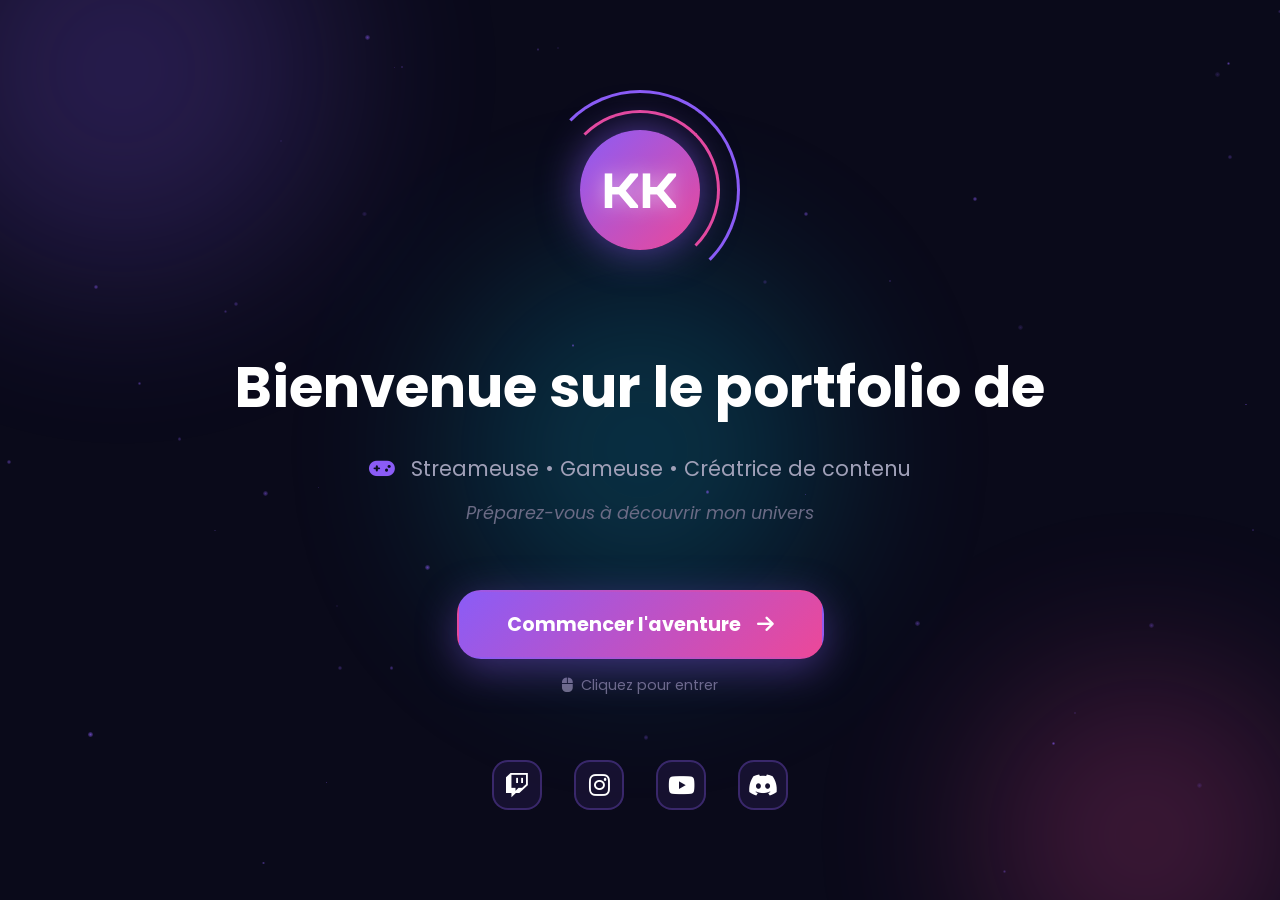
<file: index.html>
<!DOCTYPE html>
<html lang="fr">
<head>
    <meta charset="UTF-8">
    <meta name="viewport" content="width=device-width, initial-scale=1.0">
    <meta name="description" content="Portfolio de kkhuete - Entrez dans l'univers d'une streameuse passionnée">
    <title>Bienvenue | Portfolio de kkhuete</title>
    
    <!-- Font Awesome pour les icônes -->
    <link rel="stylesheet" href="https://cdnjs.cloudflare.com/ajax/libs/font-awesome/6.5.1/css/all.min.css">
    
    <!-- Google Fonts -->
    <link rel="preconnect" href="https://fonts.googleapis.com">
    <link rel="preconnect" href="https://fonts.gstatic.com" crossorigin>
    <link href="https://fonts.googleapis.com/css2?family=Poppins:wght@300;400;600;700;900&family=Orbitron:wght@400;700;900&display=swap" rel="stylesheet">
    
    <link rel="stylesheet" href="styles.css">
    <script src="index.js" defer></script>
</head>
<body>
    <!-- Particles Background -->
    <div class="particles-container" id="particles"></div>
    
    <!-- Animated Background Gradient -->
    <div class="animated-bg">
        <div class="gradient-circle circle-1"></div>
        <div class="gradient-circle circle-2"></div>
        <div class="gradient-circle circle-3"></div>
    </div>
    
    <!-- Main Content -->
    <main class="welcome-container">
        <div class="welcome-content">
            <!-- Logo Animation -->
            <div class="logo-container">
                <div class="logo-ring"></div>
                <div class="logo-ring ring-2"></div>
                <div class="logo-center">
                    <span class="logo-text">KK</span>
                </div>
            </div>
            
            <!-- Welcome Text -->
            <div class="text-container">
                <h1 class="welcome-title">
                    Bienvenue sur le portfolio de
                    <span class="highlight-name">kkhuete</span>
                </h1>
                <p class="welcome-subtitle">
                    <i class="fas fa-gamepad"></i>
                    Streameuse • Gameuse • Créatrice de contenu
                </p>
                <p class="welcome-description">
                    Préparez-vous à découvrir mon univers
                </p>
            </div>
            
            <!-- Start Button -->
            <div class="button-container">
                <a href="main.html" class="start-button">
                    <span class="button-text">Commencer l'aventure</span>
                    <span class="button-icon">
                        <i class="fas fa-arrow-right"></i>
                    </span>
                    <span class="button-glow"></span>
                </a>
                <p class="button-hint">
                    <i class="fas fa-mouse"></i>
                    Cliquez pour entrer
                </p>
            </div>
            
            <!-- Social Links Preview -->
            <div class="social-preview">
                <a href="https://www.twitch.tv/kkhuetei" target="_blank" class="social-icon" aria-label="Twitch">
                    <i class="fab fa-twitch"></i>
                </a>
                <a href="https://www.instagram.com/kkhuetei" target="_blank" class="social-icon" aria-label="Instagram">
                    <i class="fab fa-instagram"></i>
                </a>
                <a href="https://www.youtube.com/@kkhuetei" target="_blank" class="social-icon" aria-label="YouTube">
                    <i class="fab fa-youtube"></i>
                </a>
                <a href="https://discord.gg/pqZtB54ET4" target="_blank" class="social-icon" aria-label="Discord">
                    <i class="fab fa-discord"></i>
                </a>
            </div>
        </div>
    </main>
    
    <!-- Loading Screen -->
    <div class="loading-screen">
        <div class="loader">
            <div class="loader-ring"></div>
            <div class="loader-ring"></div>
            <div class="loader-ring"></div>
        </div>
        <p class="loading-text">Chargement<span class="dots"></span></p>
    </div>
</body>
</html>
</file>
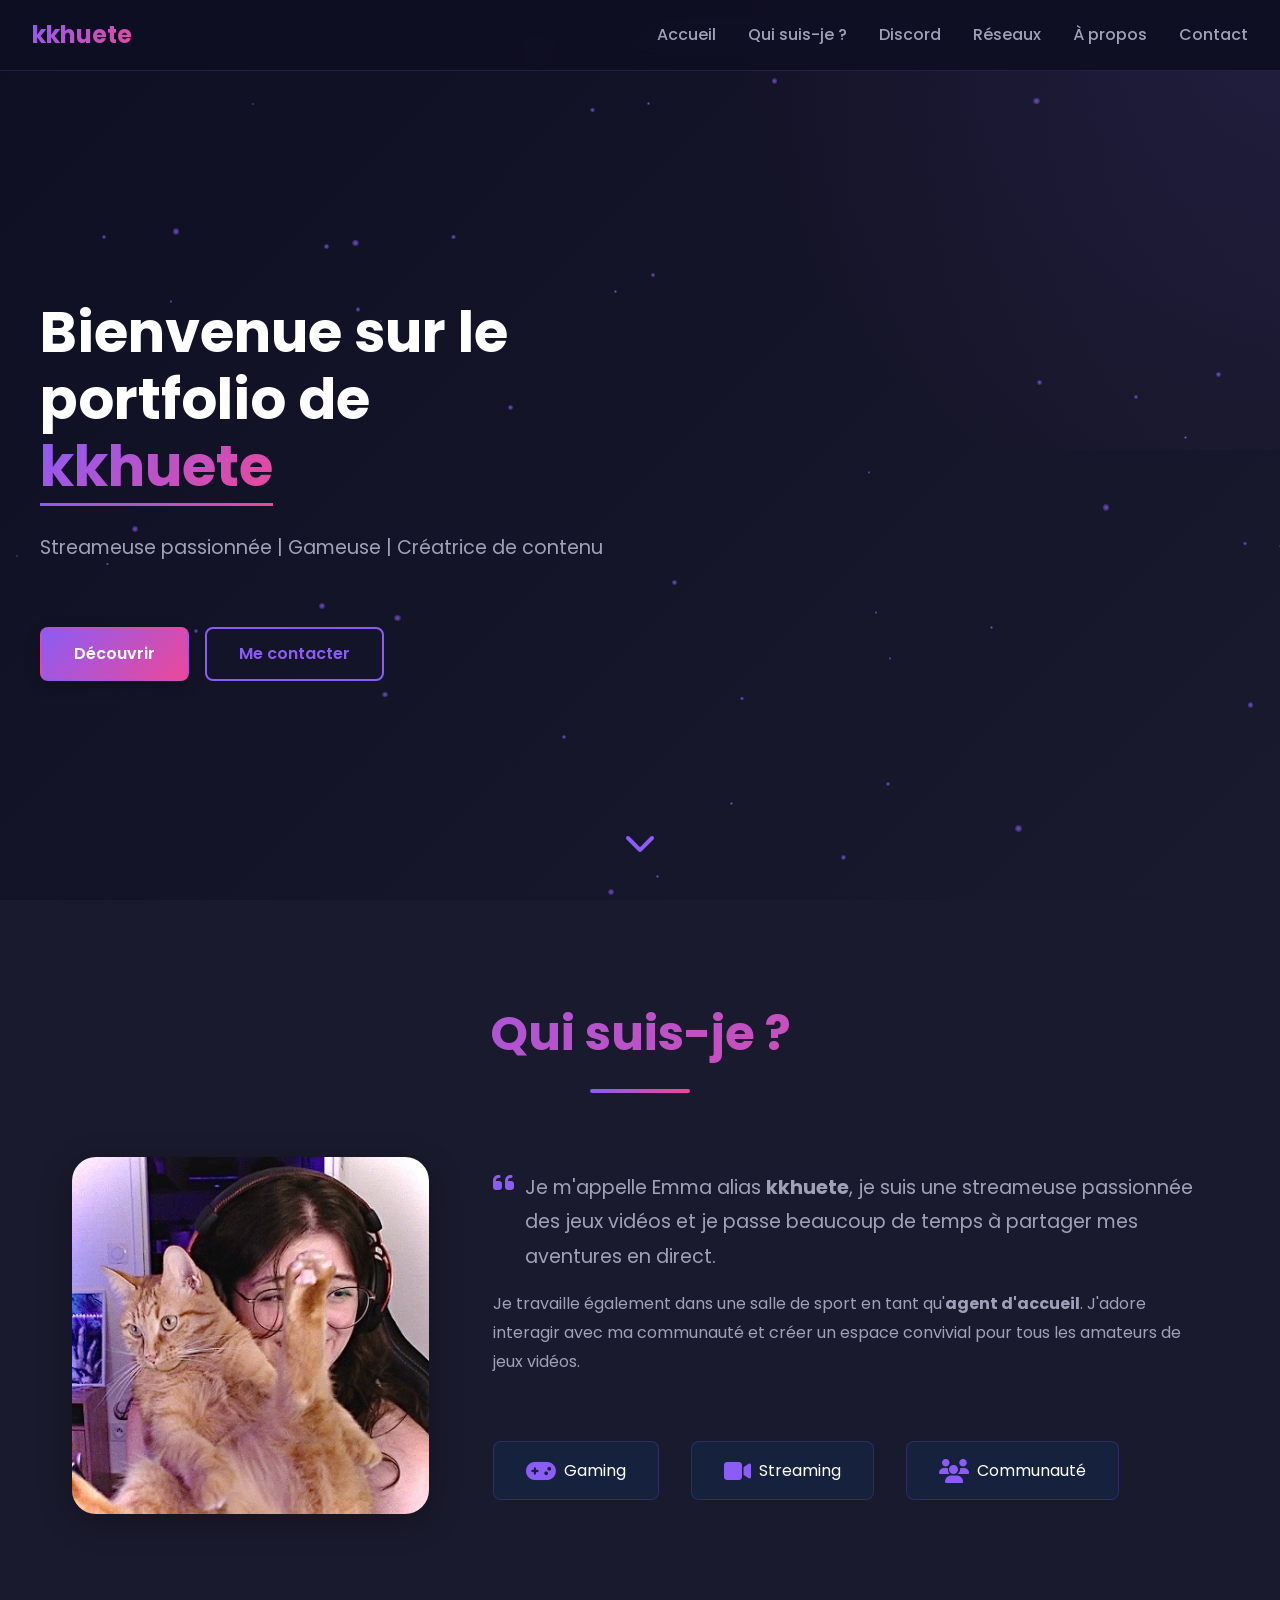
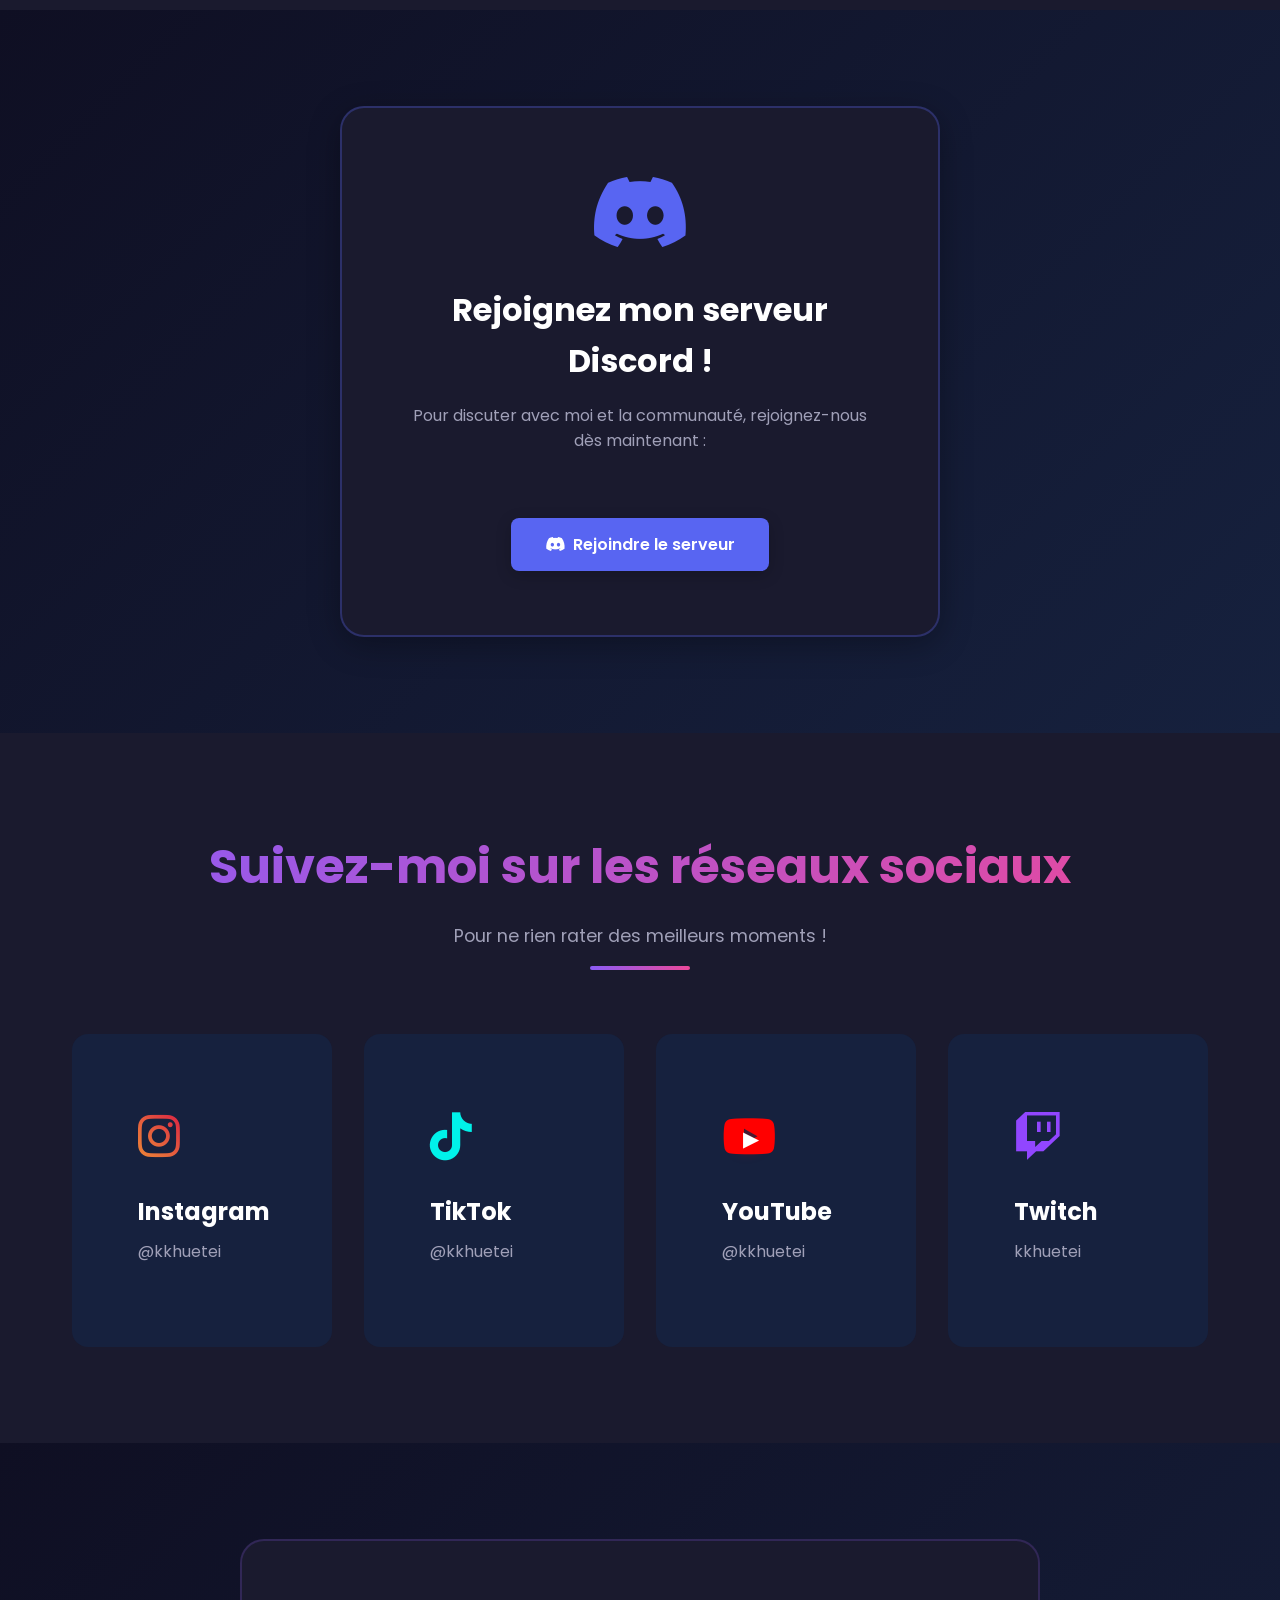
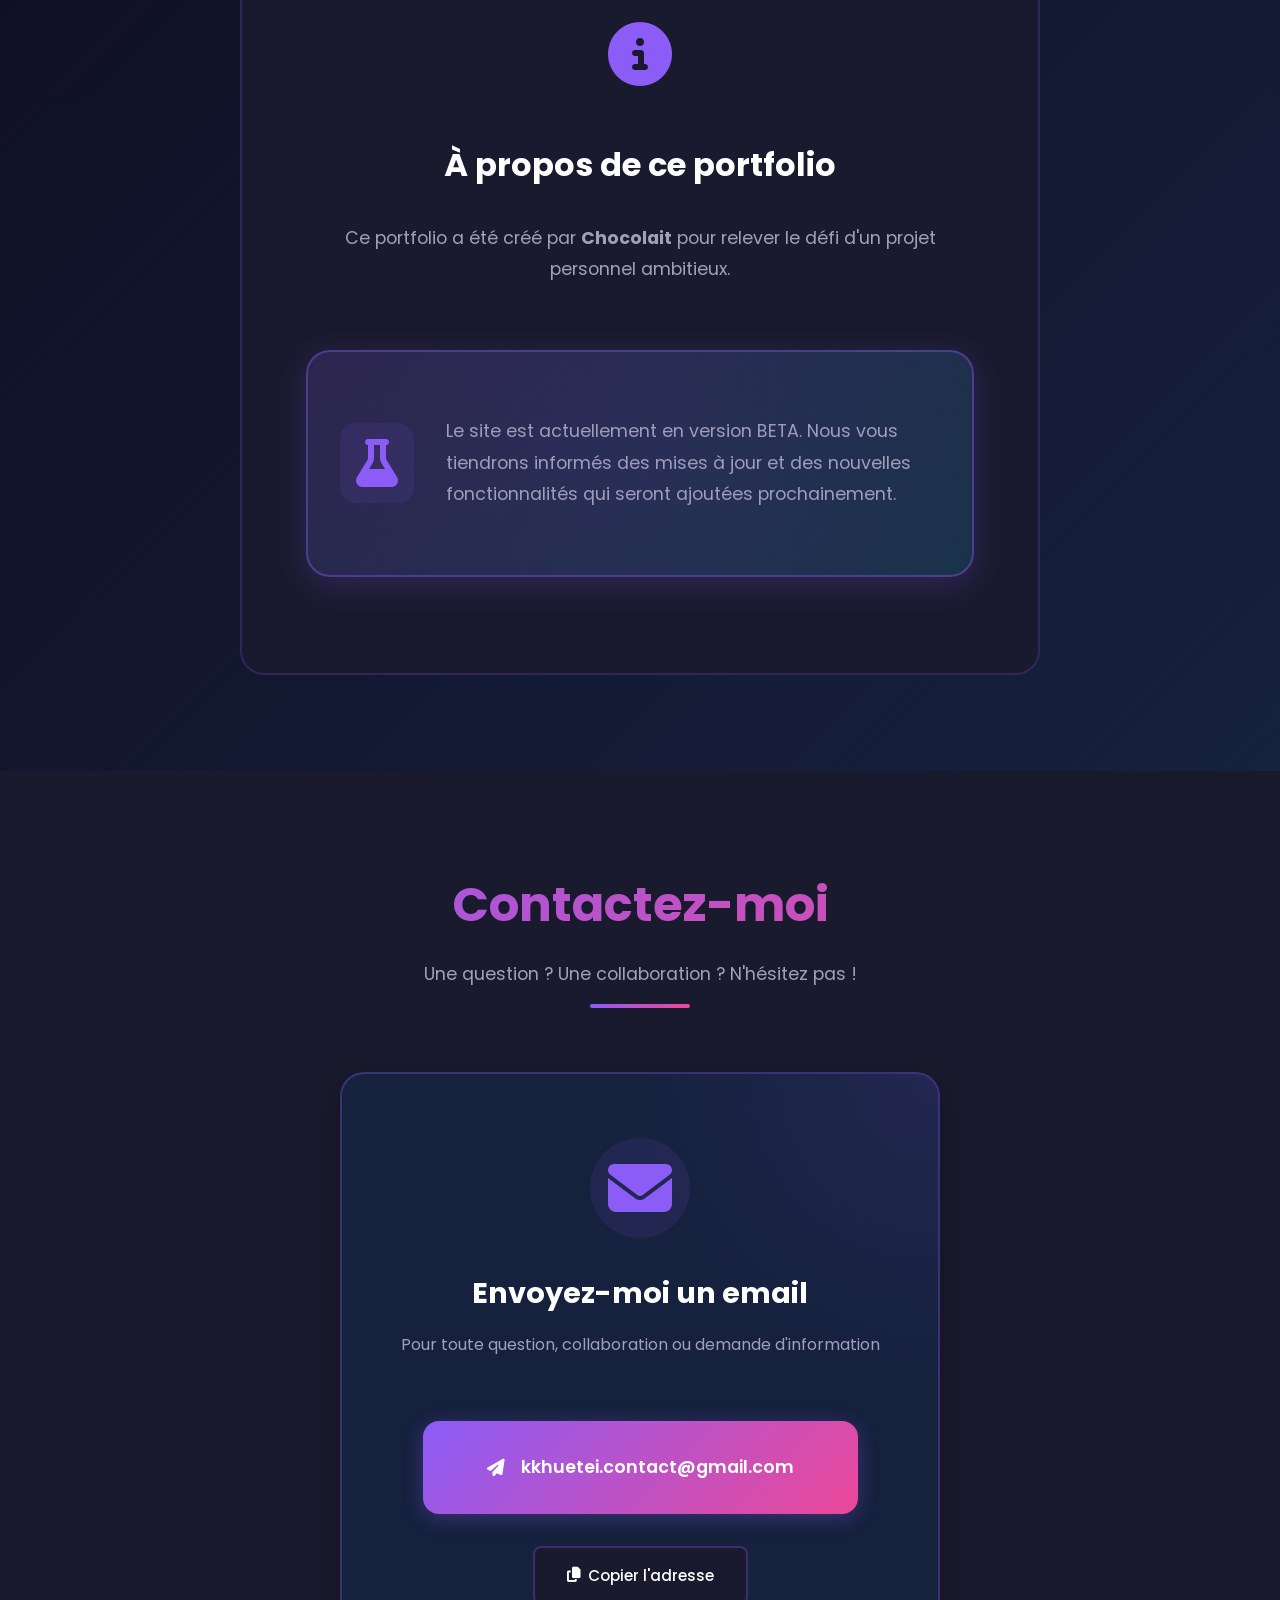
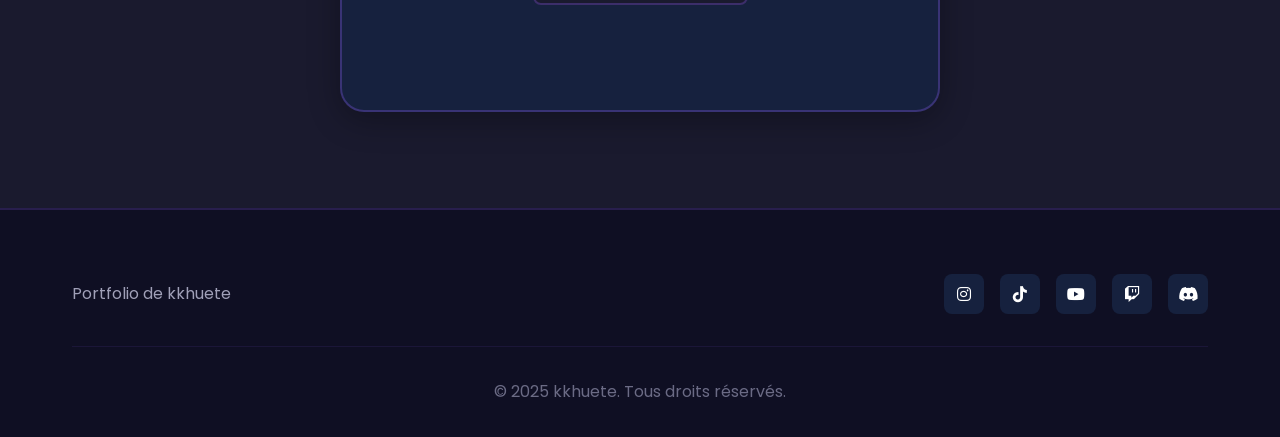
<file: main.html>
<!DOCTYPE html>
<html lang="fr">
<head>
    <meta charset="UTF-8">
    <meta name="viewport" content="width=device-width, initial-scale=1.0">
    <meta name="description" content="Portfolio de kkhuete - Streameuse passionnée de jeux vidéo">
    <title>Portfolio de kkhuete | Streameuse & Gamer</title>
    
    <!-- Font Awesome pour les icônes -->
    <link rel="stylesheet" href="https://cdnjs.cloudflare.com/ajax/libs/font-awesome/6.5.1/css/all.min.css">
    
    <!-- Google Fonts -->
    <link rel="preconnect" href="https://fonts.googleapis.com">
    <link rel="preconnect" href="https://fonts.gstatic.com" crossorigin>
    <link href="https://fonts.googleapis.com/css2?family=Poppins:wght@300;400;600;700&display=swap" rel="stylesheet">
    
    <link rel="stylesheet" href="main.css">
    <script src="main.js" defer></script>
</head>
<body>
    <!-- Navigation -->
    <nav class="navbar">
        <div class="nav-container">
            <div class="nav-brand">
                <span class="brand-name">kkhuete</span>
            </div>
            <button class="nav-toggle" aria-label="Toggle navigation">
                <span></span>
                <span></span>
                <span></span>
            </button>
            <ul class="nav-menu">
                <li><a href="#home" class="nav-link">Accueil</a></li>
                <li><a href="#biography" class="nav-link">Qui suis-je ?</a></li>
                <li><a href="#discord" class="nav-link">Discord</a></li>
                <li><a href="#social-media" class="nav-link">Réseaux</a></li>
                <li><a href="#about" class="nav-link">À propos</a></li>
                <li><a href="#contact" class="nav-link">Contact</a></li>
            </ul>
        </div>
    </nav>

    <!-- Hero Section -->
    <section id="home" class="hero">
        <div class="hero-content">
            <div class="hero-text">
                <h1 class="hero-title">
                    Bienvenue sur le portfolio de 
                    <span class="highlight">kkhuete</span>
                </h1>
                <p class="hero-subtitle">Streameuse passionnée | Gameuse | Créatrice de contenu</p>
                <div class="hero-buttons">
                    <a href="#biography" class="btn btn-primary">Découvrir</a>
                    <a href="#contact" class="btn btn-secondary">Me contacter</a>
                </div>
            </div>
        </div>
        <div class="scroll-indicator">
            <i class="fas fa-chevron-down"></i>
        </div>
    </section>

    <!-- Biography Section -->
    <section id="biography" class="biography">
        <div class="container">
            <div class="section-header">
                <h2 class="section-title">Qui suis-je ?</h2>
                <div class="title-underline"></div>
            </div>
            <div class="bio-content">
                <div class="bio-image">
                    <div class="image-frame">
                        <img src="img/Le_Chat.png" alt="kkhuete photo de profil">
                        <div class="image-overlay"></div>
                    </div>
                </div>
                <div class="bio-text">
                    <p class="bio-intro">
                        <i class="fas fa-quote-left quote-icon"></i>
                        Je m'appelle Emma alias <strong>kkhuete</strong>, je suis une streameuse passionnée des jeux vidéos 
                        et je passe beaucoup de temps à partager mes aventures en direct.
                    </p>
                    <p>
                        Je travaille également dans une salle de sport en tant qu'<strong>agent d'accueil</strong>. 
                        J'adore interagir avec ma communauté et créer un espace convivial pour tous les amateurs de jeux vidéos.
                    </p>
                    <div class="bio-stats">
                        <div class="stat-item">
                            <i class="fas fa-gamepad"></i>
                            <span>Gaming</span>
                        </div>
                        <div class="stat-item">
                            <i class="fas fa-video"></i>
                            <span>Streaming</span>
                        </div>
                        <div class="stat-item">
                            <i class="fas fa-users"></i>
                            <span>Communauté</span>
                        </div>
                    </div>
                </div>
            </div>
        </div>
    </section>

    <!-- Discord Section -->
    <section id="discord" class="discord">
        <div class="container">
            <div class="discord-card">
                <div class="discord-icon">
                    <i class="fab fa-discord"></i>
                </div>
                <h2>Rejoignez mon serveur Discord !</h2>
                <p>Pour discuter avec moi et la communauté, rejoignez-nous dès maintenant :</p>
                <a href="https://discord.gg/pqZtB54ET4" target="_blank" class="btn btn-discord">
                    <i class="fab fa-discord"></i>
                    Rejoindre le serveur
                </a>
            </div>
        </div>
    </section>

    <!-- Social Media Section -->
    <section id="social-media" class="social-media">
        <div class="container">
            <div class="section-header">
                <h2 class="section-title">Suivez-moi sur les réseaux sociaux</h2>
                <p class="section-subtitle">Pour ne rien rater des meilleurs moments !</p>
                <div class="title-underline"></div>
            </div>
            <div class="social-grid">
                <a href="https://www.instagram.com/kkhuetei" target="_blank" class="social-card instagram">
                    <div class="social-icon">
                        <i class="fab fa-instagram"></i>
                    </div>
                    <h3>Instagram</h3>
                    <p>@kkhuetei</p>
                    <span class="card-arrow">→</span>
                </a>
                <a href="https://www.tiktok.com/@kkhuetei" target="_blank" class="social-card tiktok">
                    <div class="social-icon">
                        <i class="fab fa-tiktok"></i>
                    </div>
                    <h3>TikTok</h3>
                    <p>@kkhuetei</p>
                    <span class="card-arrow">→</span>
                </a>
                <a href="https://www.youtube.com/@kkhuetei" target="_blank" class="social-card youtube">
                    <div class="social-icon">
                        <i class="fab fa-youtube"></i>
                    </div>
                    <h3>YouTube</h3>
                    <p>@kkhuetei</p>
                    <span class="card-arrow">→</span>
                </a>
                <a href="https://www.twitch.tv/kkhuetei" target="_blank" class="social-card twitch">
                    <div class="social-icon">
                        <i class="fab fa-twitch"></i>
                    </div>
                    <h3>Twitch</h3>
                    <p>kkhuetei</p>
                    <span class="card-arrow">→</span>
                </a>
            </div>
        </div>
    </section>
    
    <!-- About Section -->
    <section id="about" class="about">
        <div class="container">
            <div class="about-content">
                <div class="about-icon">
                    <i class="fas fa-info-circle"></i>
                </div>
                <h2>À propos de ce portfolio</h2>
                <p>Ce portfolio a été créé par <strong>Chocolait</strong> pour relever le défi d'un projet personnel ambitieux.</p>
                <p class="beta-notice">
                    <i class="fas fa-flask"></i>
                    Le site est actuellement en version BETA. Nous vous tiendrons informés des mises à jour et des nouvelles fonctionnalités qui seront ajoutées prochainement.
                </p>
            </div>
        </div>
    </section>

    <!-- Contact Section -->
    <section id="contact" class="contact">
        <div class="container">
            <div class="section-header">
                <h2 class="section-title">Contactez-moi</h2>
                <p class="section-subtitle">Une question ? Une collaboration ? N'hésitez pas !</p>
                <div class="title-underline"></div>
            </div>
            <div class="contact-wrapper">
                <div class="contact-email-card">
                    <div class="email-icon">
                        <i class="fas fa-envelope"></i>
                    </div>
                    <h3>Envoyez-moi un email</h3>
                    <p class="email-description">Pour toute question, collaboration ou demande d'information</p>
                    <a href="mailto:kkhuetei.contact@gmail.com" class="email-link">
                        <i class="fas fa-paper-plane"></i>
                        kkhuetei.contact@gmail.com
                    </a>
                    <button class="copy-email-btn" data-email="kkhuetei.contact@gmail.com">
                        <i class="fas fa-copy"></i>
                        Copier l'adresse
                    </button>
                    <p class="copy-feedback">Adresse copiée !</p>
                </div>
            </div>
        </div>
    </section>

    <!-- Footer -->
    <footer class="footer">
        <div class="container">
            <div class="footer-content">
                <div class="footer-brand">
                    <p>Portfolio de kkhuete</p>
                </div>
                <div class="footer-social">
                    <a href="https://www.instagram.com/kkhuetei" target="_blank" aria-label="Instagram">
                        <i class="fab fa-instagram"></i>
                    </a>
                    <a href="https://www.tiktok.com/@kkhuetei" target="_blank" aria-label="TikTok">
                        <i class="fab fa-tiktok"></i>
                    </a>
                    <a href="https://www.youtube.com/@kkhuetei" target="_blank" aria-label="YouTube">
                        <i class="fab fa-youtube"></i>
                    </a>
                    <a href="https://www.twitch.tv/kkhuetei" target="_blank" aria-label="Twitch">
                        <i class="fab fa-twitch"></i>
                    </a>
                    <a href="https://discord.gg/pqZtB54ET4" target="_blank" aria-label="Discord">
                        <i class="fab fa-discord"></i>
                    </a>
                </div>
            </div>
            <div class="footer-bottom">
                <p>&copy; 2025 kkhuete. Tous droits réservés.</p>
            </div>
        </div>
    </footer>

    <!-- Scroll to top button -->
    <button class="scroll-top" aria-label="Retour en haut">
        <i class="fas fa-arrow-up"></i>
    </button>

    <!-- Secret Image Easter Egg -->
    <div class="secret-image-container" id="secretImage">
        <div class="secret-overlay"></div>
        <div class="secret-content">
            <button class="secret-close">
                <i class="fas fa-times"></i>
            </button>
            <div class="secret-frame">
                <img src="img/kkhuete.avif" alt="Secret découvert" class="secret-photo">
                <div class="secret-sparkles">
                    <span class="sparkle">✨</span>
                    <span class="sparkle">✨</span>
                    <span class="sparkle">✨</span>
                    <span class="sparkle">✨</span>
                </div>
            </div>
            <p class="secret-text">🔍 Tu m'as trouvée ! 🔍</p>
        </div>
    </div>

    <!-- Easter Egg Modal -->
    <div class="easter-egg-modal" id="easterEggModal">
        <div class="easter-egg-overlay"></div>
        <div class="easter-egg-content">
            <button class="easter-egg-close" aria-label="Fermer">
                <i class="fas fa-times"></i>
            </button>
            <div class="easter-egg-frame">
                <img src="img/kkhuete.avif" alt="Easter Egg" class="easter-egg-image">
                <div class="easter-egg-stickers">
                    <span class="sticker sticker-1">🐝</span>
                    <span class="sticker sticker-2">🐱</span>
                    <span class="sticker sticker-3">🌸</span>
                    <span class="sticker sticker-4">✨</span>
                    <span class="sticker sticker-5">🎮</span>
                    <span class="sticker sticker-6">💜</span>
                </div>
                <div class="twitch-badge">
                    <i class="fab fa-twitch"></i>
                    <span>KKhuetei</span>
                </div>
            </div>
            <p class="easter-egg-text">🎉 Tu as trouvé l'easter egg ! 🎉</p>
        </div>
    </div>
</body>
</html>
</file>
<file: styles.css>
/* ============================================
   VARIABLES & RESET
   ============================================ */
:root {
    /* Couleurs principales */
    --primary-color: #8b5cf6;
    --primary-dark: #7c3aed;
    --primary-light: #a78bfa;
    
    --secondary-color: #ec4899;
    --secondary-dark: #db2777;
    
    --accent-color: #06b6d4;
    --accent-dark: #0891b2;
    
    /* Couleurs neutres */
    --bg-color: #0a0a1a;
    --bg-secondary: #1a1a2e;
    --bg-tertiary: #16213e;
    
    --text-primary: #ffffff;
    --text-secondary: #a0a0b8;
    --text-muted: #6b6b85;
    
    /* Espacement */
    --spacing-xs: 0.5rem;
    --spacing-sm: 1rem;
    --spacing-md: 2rem;
    --spacing-lg: 4rem;
    
    /* Border radius */
    --radius-sm: 8px;
    --radius-md: 16px;
    --radius-lg: 24px;
    --radius-full: 50%;
    
    /* Shadows */
    --shadow-glow: 0 0 40px rgba(139, 92, 246, 0.6);
    --shadow-glow-intense: 0 0 60px rgba(139, 92, 246, 0.8);
    
    /* Transitions */
    --transition-fast: 0.2s ease;
    --transition-normal: 0.3s ease;
    --transition-slow: 0.6s cubic-bezier(0.34, 1.56, 0.64, 1);
}

* {
    margin: 0;
    padding: 0;
    box-sizing: border-box;
}

html {
    overflow-x: hidden;
}

body {
    font-family: 'Poppins', -apple-system, BlinkMacSystemFont, 'Segoe UI', sans-serif;
    background: var(--bg-color);
    color: var(--text-primary);
    min-height: 100vh;
    overflow-x: hidden;
    position: relative;
}

/* ============================================
   LOADING SCREEN
   ============================================ */
.loading-screen {
    position: fixed;
    top: 0;
    left: 0;
    width: 100%;
    height: 100%;
    background: var(--bg-color);
    display: flex;
    flex-direction: column;
    align-items: center;
    justify-content: center;
    z-index: 9999;
    animation: fadeOut 0.8s ease 2s forwards;
}

@keyframes fadeOut {
    to {
        opacity: 0;
        visibility: hidden;
    }
}

.loader {
    position: relative;
    width: 120px;
    height: 120px;
}

.loader-ring {
    position: absolute;
    width: 100%;
    height: 100%;
    border: 3px solid transparent;
    border-top-color: var(--primary-color);
    border-radius: var(--radius-full);
    animation: spin 1.5s cubic-bezier(0.68, -0.55, 0.265, 1.55) infinite;
}

.loader-ring:nth-child(2) {
    width: 80%;
    height: 80%;
    top: 10%;
    left: 10%;
    border-top-color: var(--secondary-color);
    animation-delay: -0.5s;
}

.loader-ring:nth-child(3) {
    width: 60%;
    height: 60%;
    top: 20%;
    left: 20%;
    border-top-color: var(--accent-color);
    animation-delay: -1s;
}

@keyframes spin {
    0% {
        transform: rotate(0deg);
    }
    100% {
        transform: rotate(360deg);
    }
}

.loading-text {
    margin-top: var(--spacing-md);
    font-size: 1.2rem;
    color: var(--text-secondary);
    letter-spacing: 2px;
}

.dots::after {
    content: '';
    animation: dots 1.5s steps(4, end) infinite;
}

@keyframes dots {
    0%, 20% { content: ''; }
    40% { content: '.'; }
    60% { content: '..'; }
    80%, 100% { content: '...'; }
}

/* ============================================
   ANIMATED BACKGROUND
   ============================================ */
.animated-bg {
    position: fixed;
    top: 0;
    left: 0;
    width: 100%;
    height: 100%;
    z-index: -1;
    overflow: hidden;
}

.gradient-circle {
    position: absolute;
    border-radius: var(--radius-full);
    filter: blur(80px);
    opacity: 0.3;
    animation: float-gradient 20s ease-in-out infinite;
}

.circle-1 {
    width: 500px;
    height: 500px;
    background: radial-gradient(circle, var(--primary-color), transparent);
    top: -20%;
    left: -10%;
    animation-delay: 0s;
}

.circle-2 {
    width: 400px;
    height: 400px;
    background: radial-gradient(circle, var(--secondary-color), transparent);
    bottom: -15%;
    right: -5%;
    animation-delay: -7s;
}

.circle-3 {
    width: 450px;
    height: 450px;
    background: radial-gradient(circle, var(--accent-color), transparent);
    top: 50%;
    left: 50%;
    transform: translate(-50%, -50%);
    animation-delay: -14s;
}

@keyframes float-gradient {
    0%, 100% {
        transform: translate(0, 0) scale(1);
    }
    33% {
        transform: translate(50px, -50px) scale(1.1);
    }
    66% {
        transform: translate(-50px, 50px) scale(0.9);
    }
}

/* ============================================
   PARTICLES BACKGROUND
   ============================================ */
.particles-container {
    position: fixed;
    top: 0;
    left: 0;
    width: 100%;
    height: 100%;
    z-index: 0;
    pointer-events: none;
}

/* ============================================
   MAIN CONTAINER
   ============================================ */
.welcome-container {
    min-height: 100vh;
    display: flex;
    flex-direction: column;
    align-items: center;
    justify-content: center;
    position: relative;
    padding: var(--spacing-md);
    z-index: 1;
}

.welcome-content {
    text-align: center;
    max-width: 900px;
    animation: fadeInUp 1s ease 0.5s backwards;
}

@keyframes fadeInUp {
    from {
        opacity: 0;
        transform: translateY(50px);
    }
    to {
        opacity: 1;
        transform: translateY(0);
    }
}

/* ============================================
   LOGO ANIMATION
   ============================================ */
.logo-container {
    position: relative;
    width: 200px;
    height: 200px;
    margin: 0 auto var(--spacing-lg);
    animation: scaleIn 1s ease 0.8s backwards;
}

@keyframes scaleIn {
    from {
        opacity: 0;
        transform: scale(0);
    }
    to {
        opacity: 1;
        transform: scale(1);
    }
}

.logo-ring {
    position: absolute;
    top: 0;
    left: 0;
    width: 100%;
    height: 100%;
    border: 3px solid transparent;
    border-top: 3px solid var(--primary-color);
    border-right: 3px solid var(--primary-color);
    border-radius: var(--radius-full);
    animation: rotate-ring 4s linear infinite;
}

.logo-ring.ring-2 {
    width: 80%;
    height: 80%;
    top: 10%;
    left: 10%;
    border-top-color: var(--secondary-color);
    border-right-color: var(--secondary-color);
    animation-direction: reverse;
    animation-duration: 3s;
}

@keyframes rotate-ring {
    from {
        transform: rotate(0deg);
    }
    to {
        transform: rotate(360deg);
    }
}

.logo-center {
    position: absolute;
    top: 50%;
    left: 50%;
    transform: translate(-50%, -50%);
    width: 120px;
    height: 120px;
    background: linear-gradient(135deg, var(--primary-color), var(--secondary-color));
    border-radius: var(--radius-full);
    display: flex;
    align-items: center;
    justify-content: center;
    box-shadow: var(--shadow-glow);
    animation: pulse-glow 2s ease-in-out infinite;
}

@keyframes pulse-glow {
    0%, 100% {
        box-shadow: 0 0 40px rgba(139, 92, 246, 0.6);
        transform: translate(-50%, -50%) scale(1);
    }
    50% {
        box-shadow: 0 0 60px rgba(139, 92, 246, 0.9);
        transform: translate(-50%, -50%) scale(1.05);
    }
}

.logo-text {
    font-family: 'Orbitron', sans-serif;
    font-size: 3rem;
    font-weight: 900;
    color: white;
    text-shadow: 0 0 20px rgba(255, 255, 255, 0.5);
}

/* ============================================
   TEXT CONTENT
   ============================================ */
.text-container {
    margin-bottom: var(--spacing-lg);
}

.welcome-title {
    font-size: clamp(2rem, 5vw, 3.5rem);
    font-weight: 700;
    line-height: 1.2;
    margin-bottom: var(--spacing-md);
    animation: fadeInUp 1s ease 1s backwards;
}

.highlight-name {
    display: block;
    font-family: 'Orbitron', sans-serif;
    font-size: clamp(3rem, 7vw, 5rem);
    font-weight: 900;
    background: linear-gradient(135deg, var(--primary-color), var(--secondary-color), var(--accent-color));
    background-size: 200% 200%;
    -webkit-background-clip: text;
    -webkit-text-fill-color: transparent;
    background-clip: text;
    animation: gradient-shift 3s ease infinite, fadeInUp 1s ease 1.2s backwards;
    text-shadow: 0 0 80px rgba(139, 92, 246, 0.5);
    margin-top: var(--spacing-sm);
}

@keyframes gradient-shift {
    0%, 100% {
        background-position: 0% 50%;
    }
    50% {
        background-position: 100% 50%;
    }
}

.welcome-subtitle {
    font-size: 1.3rem;
    color: var(--text-secondary);
    margin-bottom: var(--spacing-sm);
    display: flex;
    align-items: center;
    justify-content: center;
    gap: var(--spacing-sm);
    animation: fadeInUp 1s ease 1.4s backwards;
}

.welcome-subtitle i {
    color: var(--primary-color);
    animation: bounce 2s ease-in-out infinite;
}

@keyframes bounce {
    0%, 20%, 50%, 80%, 100% {
        transform: translateY(0);
    }
    40% {
        transform: translateY(-10px);
    }
    60% {
        transform: translateY(-5px);
    }
}

.welcome-description {
    font-size: 1.1rem;
    color: var(--text-muted);
    font-style: italic;
    animation: fadeInUp 1s ease 1.6s backwards;
}

/* ============================================
   START BUTTON
   ============================================ */
.button-container {
    margin-bottom: var(--spacing-lg);
    animation: fadeInUp 1s ease 1.8s backwards;
}

.start-button {
    position: relative;
    display: inline-flex;
    align-items: center;
    gap: var(--spacing-sm);
    padding: 18px 48px;
    background: linear-gradient(135deg, var(--primary-color), var(--secondary-color));
    color: white;
    font-size: 1.2rem;
    font-weight: 700;
    text-decoration: none;
    border-radius: var(--radius-lg);
    overflow: hidden;
    box-shadow: 0 10px 40px rgba(139, 92, 246, 0.4);
    transition: all var(--transition-slow);
    cursor: pointer;
    border: 2px solid transparent;
}

.button-glow {
    position: absolute;
    top: 0;
    left: -100%;
    width: 100%;
    height: 100%;
    background: linear-gradient(90deg, transparent, rgba(255, 255, 255, 0.3), transparent);
    animation: button-shine 3s infinite;
}

@keyframes button-shine {
    0% {
        left: -100%;
    }
    50%, 100% {
        left: 100%;
    }
}

.start-button:hover {
    transform: translateY(-5px) scale(1.05);
    box-shadow: 0 15px 50px rgba(139, 92, 246, 0.6);
    border-color: rgba(255, 255, 255, 0.5);
}

.start-button:active {
    transform: translateY(-2px) scale(1.02);
}

.button-text {
    position: relative;
    z-index: 1;
}

.button-icon {
    position: relative;
    z-index: 1;
    transition: var(--transition-normal);
}

.start-button:hover .button-icon {
    transform: translateX(10px);
}

.button-hint {
    margin-top: var(--spacing-sm);
    font-size: 0.9rem;
    color: var(--text-muted);
    display: flex;
    align-items: center;
    justify-content: center;
    gap: var(--spacing-xs);
    animation: fade-pulse 2s ease-in-out infinite;
}

@keyframes fade-pulse {
    0%, 100% {
        opacity: 0.5;
    }
    50% {
        opacity: 1;
    }
}

/* ============================================
   SOCIAL PREVIEW
   ============================================ */
.social-preview {
    display: flex;
    justify-content: center;
    gap: var(--spacing-md);
    animation: fadeInUp 1s ease 2s backwards;
}

.social-icon {
    display: flex;
    align-items: center;
    justify-content: center;
    width: 50px;
    height: 50px;
    background: rgba(139, 92, 246, 0.1);
    border: 2px solid rgba(139, 92, 246, 0.3);
    border-radius: var(--radius-md);
    color: var(--text-primary);
    font-size: 1.5rem;
    text-decoration: none;
    transition: var(--transition-normal);
    position: relative;
    overflow: hidden;
}

.social-icon::before {
    content: '';
    position: absolute;
    top: 50%;
    left: 50%;
    width: 0;
    height: 0;
    background: var(--primary-color);
    border-radius: var(--radius-full);
    transform: translate(-50%, -50%);
    transition: width 0.6s, height 0.6s;
    z-index: 0;
}

.social-icon i {
    position: relative;
    z-index: 1;
}

.social-icon:hover {
    transform: translateY(-5px);
    border-color: var(--primary-color);
    box-shadow: 0 10px 30px rgba(139, 92, 246, 0.5);
}

.social-icon:hover::before {
    width: 100%;
    height: 100%;
}

/* ============================================
   SCROLL INDICATOR
   ============================================ */
.scroll-indicator {
    position: absolute;
    bottom: var(--spacing-md);
    left: 50%;
    transform: translateX(-50%);
    display: flex;
    flex-direction: column;
    align-items: center;
    gap: var(--spacing-xs);
    animation: fadeInUp 1s ease 2.2s backwards;
}

.mouse {
    width: 30px;
    height: 50px;
    border: 3px solid var(--primary-color);
    border-radius: 20px;
    position: relative;
    animation: mouse-float 2s ease-in-out infinite;
}

@keyframes mouse-float {
    0%, 100% {
        transform: translateY(0);
    }
    50% {
        transform: translateY(-10px);
    }
}

.wheel {
    width: 4px;
    height: 10px;
    background: var(--primary-color);
    border-radius: 2px;
    position: absolute;
    top: 8px;
    left: 50%;
    transform: translateX(-50%);
    animation: wheel-scroll 1.5s ease-in-out infinite;
}

@keyframes wheel-scroll {
    0% {
        opacity: 1;
        transform: translateX(-50%) translateY(0);
    }
    100% {
        opacity: 0;
        transform: translateX(-50%) translateY(15px);
    }
}

.scroll-indicator p {
    font-size: 0.8rem;
    color: var(--text-muted);
    text-transform: uppercase;
    letter-spacing: 2px;
}

/* ============================================
   RESPONSIVE DESIGN
   ============================================ */
@media (max-width: 768px) {
    .welcome-content {
        padding: var(--spacing-sm);
    }
    
    .logo-container {
        width: 150px;
        height: 150px;
    }
    
    .logo-center {
        width: 90px;
        height: 90px;
    }
    
    .logo-text {
        font-size: 2rem;
    }
    
    .welcome-title {
        font-size: 1.5rem;
    }
    
    .highlight-name {
        font-size: 2.5rem;
    }
    
    .welcome-subtitle {
        font-size: 1rem;
        flex-direction: column;
        gap: var(--spacing-xs);
    }
    
    .start-button {
        width: 100%;
        justify-content: center;
        padding: 16px 32px;
    }
    
    .social-preview {
        gap: var(--spacing-sm);
    }
    
    .social-icon {
        width: 45px;
        height: 45px;
        font-size: 1.2rem;
    }
}

@media (max-width: 480px) {
    .logo-container {
        width: 120px;
        height: 120px;
        margin-bottom: var(--spacing-md);
    }
    
    .logo-center {
        width: 70px;
        height: 70px;
    }
    
    .logo-text {
        font-size: 1.5rem;
    }
    
    .gradient-circle {
        filter: blur(60px);
    }
}

/* ============================================
   ACCESSIBILITY
   ============================================ */
@media (prefers-reduced-motion: reduce) {
    *,
    *::before,
    *::after {
        animation-duration: 0.01ms !important;
        animation-iteration-count: 1 !important;
        transition-duration: 0.01ms !important;
    }
}

/* ============================================
   HOVER EFFECTS FOR DESKTOP
   ============================================ */
@media (hover: hover) {
    .welcome-container::before {
        content: '';
        position: absolute;
        width: 200px;
        height: 200px;
        background: radial-gradient(circle, rgba(139, 92, 246, 0.3), transparent);
        border-radius: var(--radius-full);
        pointer-events: none;
        opacity: 0;
        transition: opacity 0.3s;
    }
    
    .welcome-container:hover::before {
        opacity: 1;
    }
}
</file>
<file: main.css>
/* ============================================
    VARIABLES & RESET
   ============================================ */
:root {
    /* Couleurs principales */
    --primary-color: #8b5cf6;
    --primary-dark: #7c3aed;
    --primary-light: #a78bfa;
    
    --secondary-color: #ec4899;
    --secondary-dark: #db2777;
    
    --accent-color: #06b6d4;
    --accent-dark: #0891b2;
    
    /* Couleurs des réseaux sociaux */
    --instagram-gradient: linear-gradient(45deg, #f09433 0%, #e6683c 25%, #dc2743 50%, #cc2366 75%, #bc1888 100%);
    --tiktok-color: #000000;
    --youtube-color: #ff0000;
    --twitch-color: #9146ff;
    --discord-color: #5865f2;
    
    /* Couleurs neutres */
    --bg-color: #0f0f23;
    --bg-secondary: #1a1a2e;
    --bg-tertiary: #16213e;
    
    --text-primary: #ffffff;
    --text-secondary: #a0a0b8;
    --text-muted: #6b6b85;
    
    /* Espacement */
    --spacing-xs: 0.5rem;
    --spacing-sm: 1rem;
    --spacing-md: 2rem;
    --spacing-lg: 4rem;
    --spacing-xl: 6rem;
    
    /* Border radius */
    --radius-sm: 8px;
    --radius-md: 16px;
    --radius-lg: 24px;
    --radius-full: 50%;
    
    /* Shadows */
    --shadow-sm: 0 2px 8px rgba(0, 0, 0, 0.1);
    --shadow-md: 0 4px 16px rgba(0, 0, 0, 0.2);
    --shadow-lg: 0 8px 32px rgba(0, 0, 0, 0.3);
    --shadow-glow: 0 0 20px rgba(139, 92, 246, 0.5);
    
    /* Transitions */
    --transition-fast: 0.2s ease;
    --transition-normal: 0.3s ease;
    --transition-slow: 0.5s ease;
}

* {
    margin: 0;
    padding: 0;
    box-sizing: border-box;
}

html {
    scroll-behavior: smooth;
    overflow-x: hidden;
}

body {
    font-family: 'Poppins', -apple-system, BlinkMacSystemFont, 'Segoe UI', sans-serif;
    background: var(--bg-color);
    color: var(--text-primary);
    line-height: 1.6;
    overflow-x: hidden;
}

.container {
    max-width: 1200px;
    margin: 0 auto;
    padding: 0 var(--spacing-md);
}

/* ============================================
    NAVIGATION
   ============================================ */
.navbar {
    position: fixed;
    top: 0;
    left: 0;
    right: 0;
    z-index: 1000;
    background: rgba(15, 15, 35, 0.95);
    backdrop-filter: blur(10px);
    border-bottom: 1px solid rgba(139, 92, 246, 0.2);
    padding: var(--spacing-sm) 0;
    animation: slideDown 0.5s ease;
}

@keyframes slideDown {
    from {
        transform: translateY(-100%);
        opacity: 0;
    }
    to {
        transform: translateY(0);
        opacity: 1;
    }
}

.nav-container {
    max-width: 1400px;
    margin: 0 auto;
    padding: 0 var(--spacing-md);
    display: flex;
    justify-content: space-between;
    align-items: center;
}

.nav-brand {
    display: flex;
    align-items: center;
    gap: var(--spacing-xs);
    font-weight: 700;
    font-size: 1.5rem;
}

.brand-logo {
    background: var(--primary-color);
    color: white;
    width: 40px;
    height: 40px;
    border-radius: var(--radius-sm);
    display: flex;
    align-items: center;
    justify-content: center;
    font-size: 1.2rem;
    box-shadow: var(--shadow-glow);
    animation: pulse 2s infinite;
    cursor: pointer;
    transition: var(--transition-normal);
    user-select: none;
}

.brand-logo:hover {
    transform: scale(1.1);
    box-shadow: 0 0 40px rgba(139, 92, 246, 0.9);
}

.brand-logo:active {
    transform: scale(0.95);
}

@keyframes pulse {
    0%, 100% {
        transform: scale(1);
        box-shadow: 0 0 20px rgba(139, 92, 246, 0.5);
    }
    50% {
        transform: scale(1.05);
        box-shadow: 0 0 30px rgba(139, 92, 246, 0.8);
    }
}

.brand-name {
    background: linear-gradient(135deg, var(--primary-color), var(--secondary-color));
    -webkit-background-clip: text;
    -webkit-text-fill-color: transparent;
    background-clip: text;
}

.nav-toggle {
    display: none;
    flex-direction: column;
    gap: 5px;
    background: none;
    border: none;
    cursor: pointer;
    padding: var(--spacing-xs);
}

.nav-toggle span {
    width: 25px;
    height: 3px;
    background: var(--primary-color);
    border-radius: 3px;
    transition: var(--transition-normal);
}

.nav-menu {
    display: flex;
    list-style: none;
    gap: var(--spacing-md);
}

.nav-link {
    color: var(--text-secondary);
    text-decoration: none;
    font-weight: 500;
    position: relative;
    padding: var(--spacing-xs) 0;
    transition: var(--transition-fast);
}

.nav-link::after {
    content: '';
    position: absolute;
    bottom: 0;
    left: 0;
    width: 0;
    height: 2px;
    background: linear-gradient(90deg, var(--primary-color), var(--secondary-color));
    transition: var(--transition-normal);
}

.nav-link:hover {
    color: var(--text-primary);
}

.nav-link:hover::after {
    width: 100%;
}

/* ============================================
    HERO SECTION
   ============================================ */
.hero {
    min-height: 100vh;
    display: flex;
    align-items: center;
    justify-content: center;
    position: relative;
    padding: calc(80px + var(--spacing-lg)) var(--spacing-md) var(--spacing-lg);
    background: linear-gradient(135deg, var(--bg-color) 0%, var(--bg-secondary) 100%);
    overflow: hidden;
}

.hero::before {
    content: '';
    position: absolute;
    top: -50%;
    right: -50%;
    width: 100%;
    height: 100%;
    background: radial-gradient(circle, rgba(139, 92, 246, 0.1) 0%, transparent 70%);
    animation: float 20s infinite ease-in-out;
}

@keyframes float {
    0%, 100% { transform: translate(0, 0) rotate(0deg); }
    50% { transform: translate(-50px, 50px) rotate(180deg); }
}

.hero-content {
    display: grid;
    grid-template-columns: 1fr 1fr;
    gap: var(--spacing-lg);
    align-items: center;
    max-width: 1200px;
    width: 100%;
    position: relative;
    z-index: 1;
}

.hero-text {
    animation: fadeInLeft 1s ease;
}

@keyframes fadeInLeft {
    from {
        opacity: 0;
        transform: translateX(-50px);
    }
    to {
        opacity: 1;
        transform: translateX(0);
    }
}

.hero-title {
    font-size: clamp(2rem, 5vw, 3.5rem);
    font-weight: 700;
    line-height: 1.2;
    margin-bottom: var(--spacing-md);
}

.highlight {
    background: linear-gradient(135deg, var(--primary-color), var(--secondary-color));
    -webkit-background-clip: text;
    -webkit-text-fill-color: transparent;
    background-clip: text;
    position: relative;
    display: inline-block;
}

.highlight::after {
    content: '';
    position: absolute;
    bottom: -5px;
    left: 0;
    width: 100%;
    height: 3px;
    background: linear-gradient(90deg, var(--primary-color), var(--secondary-color));
    animation: slideWidth 2s ease-in-out infinite;
}

@keyframes slideWidth {
    0%, 100% { width: 0%; }
    50% { width: 100%; }
}

.hero-subtitle {
    font-size: 1.2rem;
    color: var(--text-secondary);
    margin-bottom: var(--spacing-lg);
}

.hero-buttons {
    display: flex;
    gap: var(--spacing-sm);
    flex-wrap: wrap;
}

.hero-image {
    animation: fadeInRight 1s ease;
}

@keyframes fadeInRight {
    from {
        opacity: 0;
        transform: translateX(50px);
    }
    to {
        opacity: 1;
        transform: translateX(0);
    }
}

.image-wrapper {
    position: relative;
    width: 100%;
    max-width: 400px;
    margin: 0 auto;
}

.image-wrapper::before {
    content: '';
    position: absolute;
    top: -20px;
    left: -20px;
    right: 20px;
    bottom: 20px;
    background: linear-gradient(135deg, var(--primary-color), var(--secondary-color));
    border-radius: var(--radius-lg);
    z-index: -1;
    animation: rotateGradient 10s linear infinite;
}

@keyframes rotateGradient {
    0% { transform: rotate(0deg); }
    100% { transform: rotate(360deg); }
}

.profile-hero {
    width: 100%;
    height: auto;
    border-radius: var(--radius-lg);
    box-shadow: var(--shadow-lg);
    transition: var(--transition-normal);
}

.profile-hero:hover {
    transform: scale(1.05);
}

.scroll-indicator {
    position: absolute;
    bottom: var(--spacing-md);
    left: 50%;
    transform: translateX(-50%);
    font-size: 2rem;
    color: var(--primary-color);
    animation: bounce 2s infinite;
}

@keyframes bounce {
    0%, 20%, 50%, 80%, 100% { transform: translateX(-50%) translateY(0); }
    40% { transform: translateX(-50%) translateY(-10px); }
    60% { transform: translateX(-50%) translateY(-5px); }
}

/* ============================================
    BUTTONS
   ============================================ */
.btn {
    display: inline-flex;
    align-items: center;
    gap: var(--spacing-xs);
    padding: 12px 32px;
    border-radius: var(--radius-sm);
    text-decoration: none;
    font-weight: 600;
    transition: var(--transition-normal);
    cursor: pointer;
    border: 2px solid transparent;
    position: relative;
    overflow: hidden;
}

.btn::before {
    content: '';
    position: absolute;
    top: 50%;
    left: 50%;
    width: 0;
    height: 0;
    border-radius: var(--radius-full);
    background: rgba(255, 255, 255, 0.2);
    transform: translate(-50%, -50%);
    transition: width 0.6s, height 0.6s;
}

.btn:hover::before {
    width: 300px;
    height: 300px;
}

.btn-primary {
    background: linear-gradient(135deg, var(--primary-color), var(--secondary-color));
    color: white;
    box-shadow: var(--shadow-md);
}

.btn-primary:hover {
    transform: translateY(-3px);
    box-shadow: var(--shadow-lg);
}

.btn-secondary {
    background: transparent;
    color: var(--primary-color);
    border-color: var(--primary-color);
}

.btn-secondary:hover {
    background: var(--primary-color);
    color: white;
    transform: translateY(-3px);
}

.btn-discord {
    background: var(--discord-color);
    color: white;
    box-shadow: var(--shadow-md);
}

.btn-discord:hover {
    background: #4752c4;
    transform: translateY(-3px);
    box-shadow: 0 0 30px rgba(88, 101, 242, 0.5);
}

/* ============================================
    SECTION STYLES
   ============================================ */
section {
    padding: var(--spacing-xl) 0;
    position: relative;
}

.section-header {
    text-align: center;
    margin-bottom: var(--spacing-lg);
    animation: fadeInUp 0.8s ease;
}

@keyframes fadeInUp {
    from {
        opacity: 0;
        transform: translateY(30px);
    }
    to {
        opacity: 1;
        transform: translateY(0);
    }
}

.section-title {
    font-size: clamp(2rem, 4vw, 3rem);
    font-weight: 700;
    margin-bottom: var(--spacing-sm);
    background: linear-gradient(135deg, var(--primary-color), var(--secondary-color));
    -webkit-background-clip: text;
    -webkit-text-fill-color: transparent;
    background-clip: text;
}

.section-subtitle {
    font-size: 1.1rem;
    color: var(--text-secondary);
    margin-bottom: var(--spacing-sm);
}

.title-underline {
    width: 100px;
    height: 4px;
    background: linear-gradient(90deg, var(--primary-color), var(--secondary-color));
    margin: 0 auto;
    border-radius: 2px;
    animation: expandWidth 1s ease;
}

@keyframes expandWidth {
    from { width: 0; }
    to { width: 100px; }
}

/* ============================================
    BIOGRAPHY SECTION
   ============================================ */
.biography {
    background: var(--bg-secondary);
}

.bio-content {
    display: grid;
    grid-template-columns: 1fr 2fr;
    gap: var(--spacing-lg);
    align-items: center;
}

.bio-image {
    animation: fadeInLeft 0.8s ease 0.2s both;
}

.image-frame {
    position: relative;
    overflow: hidden;
    border-radius: var(--radius-lg);
    box-shadow: var(--shadow-lg);
}

.image-frame img {
    width: 100%;
    height: auto;
    display: block;
    transition: var(--transition-slow);
}

.image-overlay {
    position: absolute;
    inset: 0;
    background: linear-gradient(135deg, rgba(139, 92, 246, 0.3), rgba(236, 72, 153, 0.3));
    opacity: 0;
    transition: var(--transition-normal);
}

.image-frame:hover img {
    transform: scale(1.1);
}

.image-frame:hover .image-overlay {
    opacity: 1;
}

.bio-text {
    animation: fadeInRight 0.8s ease 0.4s both;
}

.bio-intro {
    font-size: 1.2rem;
    line-height: 1.8;
    margin-bottom: var(--spacing-md);
    position: relative;
    padding-left: var(--spacing-md);
}

.quote-icon {
    position: absolute;
    left: 0;
    top: 0;
    color: var(--primary-color);
    font-size: 1.5rem;
}

.bio-text p {
    margin-bottom: var(--spacing-sm);
    color: var(--text-secondary);
    line-height: 1.8;
}

.bio-stats {
    display: flex;
    gap: var(--spacing-md);
    margin-top: var(--spacing-lg);
}

.stat-item {
    display: flex;
    align-items: center;
    gap: var(--spacing-xs);
    padding: var(--spacing-sm) var(--spacing-md);
    background: var(--bg-tertiary);
    border-radius: var(--radius-sm);
    border: 1px solid rgba(139, 92, 246, 0.2);
    transition: var(--transition-normal);
}

.stat-item:hover {
    transform: translateY(-5px);
    border-color: var(--primary-color);
    box-shadow: var(--shadow-glow);
}

.stat-item i {
    font-size: 1.5rem;
    color: var(--primary-color);
}

/* ============================================
    DISCORD SECTION
   ============================================ */
.discord {
    background: linear-gradient(135deg, var(--bg-color) 0%, var(--bg-tertiary) 100%);
}

.discord-card {
    text-align: center;
    max-width: 600px;
    margin: 0 auto;
    padding: var(--spacing-lg);
    background: var(--bg-secondary);
    border-radius: var(--radius-lg);
    border: 2px solid rgba(88, 101, 242, 0.3);
    box-shadow: var(--shadow-lg);
    animation: fadeInUp 0.8s ease;
    transition: var(--transition-normal);
}

.discord-card:hover {
    transform: translateY(-10px);
    border-color: var(--discord-color);
    box-shadow: 0 0 40px rgba(88, 101, 242, 0.4);
}

.discord-icon {
    font-size: 5rem;
    color: var(--discord-color);
    margin: 0 auto var(--spacing-md);
    width: 20px;
    display: flex;
    align-items: center;
    justify-content: center;
    animation: bounce 2s infinite;
}

.discord-card h2 {
    font-size: 2rem;
    margin-bottom: var(--spacing-sm);
    color: var(--text-primary);
}

.discord-card p {
    color: var(--text-secondary);
    margin-bottom: var(--spacing-lg);
}

/* ============================================
    SOCIAL MEDIA SECTION
   ============================================ */
.social-media {
    background: var(--bg-secondary);
}

.social-grid {
    display: grid;
    grid-template-columns: repeat(auto-fit, minmax(250px, 1fr));
    gap: var(--spacing-md);
    margin-top: var(--spacing-lg);
}

.social-card {
    position: relative;
    padding: var(--spacing-lg);
    background: var(--bg-tertiary);
    border-radius: var(--radius-md);
    text-decoration: none;
    color: var(--text-primary);
    border: 2px solid transparent;
    transition: all 0.4s cubic-bezier(0.175, 0.885, 0.32, 1.275);
    overflow: hidden;
    animation: fadeInUp 0.8s ease both;
    transform-style: preserve-3d;
    perspective: 1000px;
}

.social-card:nth-child(1) { animation-delay: 0.1s; }
.social-card:nth-child(2) { animation-delay: 0.2s; }
.social-card:nth-child(3) { animation-delay: 0.3s; }
.social-card:nth-child(4) { animation-delay: 0.4s; }

/* Effet de brillance qui traverse */
.social-card::before {
    content: '';
    position: absolute;
    top: 0;
    left: -100%;
    width: 100%;
    height: 100%;
    background: linear-gradient(90deg, transparent, rgba(255, 255, 255, 0.2), transparent);
    transition: var(--transition-slow);
    z-index: 1;
}

.social-card:hover::before {
    left: 100%;
    transition: left 0.6s ease;
}

/* Overlay de couleur au hover */
.social-card::after {
    content: '';
    position: absolute;
    inset: 0;
    opacity: 0;
    transition: var(--transition-normal);
    z-index: 0;
    border-radius: var(--radius-md);
}

.social-card:hover::after {
    opacity: 1;
}

/* Effet 3D tilt au hover */
.social-card:hover {
    transform: translateY(-15px) scale(1.05);
    z-index: 10;
}

.social-icon {
    font-size: 3rem;
    margin-bottom: var(--spacing-sm);
    transition: var(--transition-normal);
    position: relative;
    z-index: 2;
    filter: drop-shadow(0 0 0 transparent);
}

.social-card:hover .social-icon {
    filter: drop-shadow(0 0 10px currentColor);
}

.social-card h3 {
    font-size: 1.5rem;
    margin-bottom: var(--spacing-xs);
    position: relative;
    z-index: 2;
    transition: var(--transition-normal);
}

.social-card:hover h3 {
    transform: translateY(-3px);
    text-shadow: 0 2px 8px rgba(0, 0, 0, 0.3);
}

.social-card p {
    color: var(--text-secondary);
    margin-bottom: var(--spacing-sm);
    position: relative;
    z-index: 2;
    transition: var(--transition-normal);
}

.social-card:hover p {
    color: var(--text-primary);
    transform: translateY(-2px);
}

.card-arrow {
    position: absolute;
    top: var(--spacing-sm);
    right: var(--spacing-sm);
    font-size: 1.5rem;
    opacity: 0;
    transform: translate(-10px, 10px);
    transition: var(--transition-normal);
}

.social-card:hover .card-arrow {
    opacity: 1;
    transform: translate(0, 0);
}

/* Instagram */
.instagram::after {
    background: radial-gradient(circle at center, rgba(225, 48, 108, 0.15), rgba(138, 58, 185, 0.15), transparent);
}

.instagram:hover {
    border-color: #e1306c;
    box-shadow: 0 15px 60px rgba(225, 48, 108, 0.6), 
                0 0 40px rgba(138, 58, 185, 0.4),
                inset 0 0 30px rgba(225, 48, 108, 0.1);
    background: linear-gradient(135deg, rgba(225, 48, 108, 0.05), rgba(138, 58, 185, 0.05));
}

.instagram .social-icon {
    background: var(--instagram-gradient);
    -webkit-background-clip: text;
    -webkit-text-fill-color: transparent;
    background-clip: text;
    position: relative;
}

.instagram .social-icon::after {
    content: '';
    position: absolute;
    top: 50%;
    left: 50%;
    transform: translate(-50%, -50%);
    width: 100%;
    height: 100%;
    background: var(--instagram-gradient);
    filter: blur(20px);
    opacity: 0;
    transition: var(--transition-normal);
}

.instagram:hover .social-icon {
    animation: instagram-spin 0.8s cubic-bezier(0.68, -0.55, 0.265, 1.55);
}

.instagram:hover .social-icon::after {
    opacity: 0.6;
}

@keyframes instagram-spin {
    0% { transform: rotate(0deg) scale(1); }
    50% { transform: rotate(180deg) scale(1.3); }
    100% { transform: rotate(360deg) scale(1.2); }
}

/* TikTok */
.tiktok::after {
    background: radial-gradient(circle at center, rgba(0, 242, 234, 0.15), rgba(255, 0, 80, 0.1), transparent);
}

.tiktok:hover {
    border-color: #00f2ea;
    box-shadow: 0 15px 60px rgba(0, 242, 234, 0.6),
                -5px 0 30px rgba(255, 0, 80, 0.4),
                5px 0 30px rgba(0, 242, 234, 0.4),
                inset 0 0 30px rgba(0, 242, 234, 0.1);
    background: linear-gradient(135deg, rgba(0, 242, 234, 0.05), rgba(255, 0, 80, 0.03));
}

.tiktok .social-icon {
    color: #00f2ea;
    position: relative;
}

.tiktok:hover .social-icon {
    animation: tiktok-glitch 0.6s ease;
}

@keyframes tiktok-glitch {
    0%, 100% { 
        transform: translate(0, 0) scale(1);
    }
    20% { 
        transform: translate(-2px, 2px) scale(1.1);
    }
    40% { 
        transform: translate(2px, -2px) scale(1.2);
    }
    60% { 
        transform: translate(-2px, -2px) scale(1.15);
    }
    80% { 
        transform: translate(2px, 2px) scale(1.25);
    }
}



/* YouTube */
.youtube::after {
    background: radial-gradient(circle at center, rgba(255, 0, 0, 0.15), transparent);
}

.youtube:hover {
    border-color: var(--youtube-color);
    box-shadow: 0 15px 60px rgba(255, 0, 0, 0.6),
                0 0 50px rgba(255, 0, 0, 0.4),
                inset 0 0 30px rgba(255, 0, 0, 0.1);
    background: linear-gradient(135deg, rgba(255, 0, 0, 0.08), rgba(0, 0, 0, 0.2));
}

.youtube .social-icon {
    color: var(--youtube-color);
    position: relative;
}

.youtube .social-icon::after {
    content: '▶';
    position: absolute;
    top: 50%;
    left: 22.76%;
    transform: translate(-50%, -50%);
    font-size: 1.3rem;
    opacity: 1;
    color: white;
    text-shadow: 0 0 15px rgba(255, 0, 0, 1);
    transition: var(--transition-normal);
}

.youtube:hover .social-icon {
    animation: youtube-play 0.8s cubic-bezier(0.68, -0.55, 0.265, 1.55);
}

.youtube:hover .social-icon::after {
    animation: youtube-play-icon 0.8s cubic-bezier(0.68, -0.55, 0.265, 1.55);
    text-shadow: 0 0 25px rgba(255, 0, 0, 1), 0 0 40px rgba(255, 0, 0, 0.8);
}

@keyframes youtube-play {
    0% { 
        transform: scale(1);
    }
    30% { 
        transform: scale(0.8);
    }
    60% { 
        transform: scale(1.3);
    }
    100% { 
        transform: scale(1.2);
    }
}

@keyframes youtube-play-icon {
    0% {
        transform: translate(-50%, -50%) scale(1);
    }
    50% {
        transform: translate(-50%, -50%) scale(1.3) rotate(360deg);
    }
    100% {
        transform: translate(-50%, -50%) scale(1);
    }
}

/* Twitch */
.twitch::after {
    background: radial-gradient(circle at center, rgba(145, 70, 255, 0.15), transparent);
}

.twitch:hover {
    border-color: var(--twitch-color);
    box-shadow: 0 15px 60px rgba(145, 70, 255, 0.6),
                0 0 50px rgba(145, 70, 255, 0.4),
                inset 0 0 30px rgba(145, 70, 255, 0.1);
    background: linear-gradient(135deg, rgba(145, 70, 255, 0.08), rgba(100, 65, 165, 0.05));
}

.twitch .social-icon {
    color: var(--twitch-color);
    position: relative;
}

.twitch .social-icon::before,
.twitch .social-icon::after {
    content: '';
    position: absolute;
    top: 0;
    left: 0;
    width: 100%;
    height: 100%;
    border: 2px solid var(--twitch-color);
    border-radius: 8px;
    opacity: 0;
}

.twitch:hover .social-icon {
    animation: twitch-bounce 0.6s ease;
}

.twitch:hover .social-icon::before {
    animation: twitch-pulse-1 1s ease-out;
}

.twitch:hover .social-icon::after {
    animation: twitch-pulse-2 1s ease-out 0.2s;
}

@keyframes twitch-bounce {
    0%, 100% { 
        transform: translateY(0) scale(1);
    }
    25% { 
        transform: translateY(-15px) scale(1.1);
    }
    50% { 
        transform: translateY(0) scale(1.15);
    }
    75% { 
        transform: translateY(-8px) scale(1.2);
    }
}

@keyframes twitch-pulse-1 {
    0% {
        opacity: 1;
        transform: scale(1);
    }
    100% {
        opacity: 0;
        transform: scale(2);
    }
}

@keyframes twitch-pulse-2 {
    0% {
        opacity: 1;
        transform: scale(1);
    }
    100% {
        opacity: 0;
        transform: scale(2.5);
    }
}

/* ============================================
    ABOUT SECTION
   ============================================ */
.about {
    background: linear-gradient(135deg, var(--bg-color) 0%, var(--bg-tertiary) 100%);
}

.about-content {
    max-width: 800px;
    margin: 0 auto;
    text-align: center;
    padding: var(--spacing-lg);
    background: var(--bg-secondary);
    border-radius: var(--radius-lg);
    border: 2px solid rgba(139, 92, 246, 0.2);
    animation: fadeInUp 0.8s ease;
}

.about-icon {
    font-size: 4rem;
    color: var(--primary-color);
    margin-bottom: var(--spacing-md);
    animation: float 3s ease-in-out infinite;
}

@keyframes float {
    0%, 100% { transform: translateY(0px); }
    50% { transform: translateY(-20px); }
}

.about-content h2 {
    font-size: 2rem;
    margin-bottom: var(--spacing-md);
    color: var(--text-primary);
}

.about-content > p {
    color: var(--text-secondary);
    margin-bottom: var(--spacing-md);
    line-height: 1.8;
    font-size: 1.1rem;
}

.beta-notice {
    display: flex;
    align-items: center;
    gap: var(--spacing-md);
    margin-top: var(--spacing-lg);
    padding: var(--spacing-lg) var(--spacing-md);
    background: linear-gradient(135deg, rgba(139, 92, 246, 0.15), rgba(6, 182, 212, 0.15));
    border-radius: var(--radius-lg);
    border: 2px solid rgba(139, 92, 246, 0.4);
    position: relative;
    overflow: hidden;
    box-shadow: 0 8px 32px rgba(139, 92, 246, 0.2);
    transition: var(--transition-normal);
}

.beta-notice::before {
    content: '';
    position: absolute;
    top: 0;
    left: -100%;
    width: 100%;
    height: 100%;
    background: linear-gradient(90deg, transparent, rgba(255, 255, 255, 0.1), transparent);
    animation: shimmer 3s infinite;
}

@keyframes shimmer {
    0% { left: -100%; }
    100% { left: 100%; }
}

.beta-notice::after {
    content: '';
    position: absolute;
    top: -50%;
    right: -50%;
    width: 200%;
    height: 200%;
    background: radial-gradient(circle, rgba(139, 92, 246, 0.08) 0%, transparent 70%);
    animation: rotate 20s linear infinite;
}

@keyframes rotate {
    from { transform: rotate(0deg); }
    to { transform: rotate(360deg); }
}

.beta-notice:hover {
    transform: translateY(-3px);
    border-color: var(--primary-color);
    box-shadow: 0 12px 40px rgba(139, 92, 246, 0.3);
}

.beta-notice > i {
    font-size: 3rem;
    color: var(--primary-color);
    z-index: 1;
    background: rgba(139, 92, 246, 0.1);
    padding: var(--spacing-sm);
    border-radius: var(--radius-md);
    animation: float 3s ease-in-out infinite;
    flex-shrink: 0;
}

.beta-notice {
    font-size: 1.05rem;
    color: var(--text-secondary);
    z-index: 1;
    text-align: left;
    flex: 1;
}

.beta-content {
    flex: 1;
    text-align: left;
    z-index: 1;
}

.beta-content p {
    margin: 0;
    color: var(--text-secondary);
    line-height: 1.6;
}

.beta-badge {
    display: inline-block;
    background: linear-gradient(135deg, var(--primary-color), var(--secondary-color));
    color: white;
    padding: 6px 16px;
    border-radius: 20px;
    font-weight: 700;
    font-size: 0.85rem;
    letter-spacing: 1px;
    margin-bottom: var(--spacing-xs);
    box-shadow: 0 4px 15px rgba(139, 92, 246, 0.4);
    animation: pulse 2s infinite;
}

.tech-stack {
    display: flex;
    justify-content: center;
    gap: var(--spacing-md);
    margin-top: var(--spacing-lg);
    flex-wrap: wrap;
}

.tech-item {
    display: flex;
    align-items: center;
    gap: var(--spacing-xs);
    padding: var(--spacing-xs) var(--spacing-md);
    background: var(--bg-tertiary);
    border-radius: var(--radius-sm);
    border: 1px solid rgba(139, 92, 246, 0.2);
    color: var(--text-primary);
    font-weight: 500;
    transition: var(--transition-normal);
}

.tech-item:hover {
    transform: translateY(-5px);
    border-color: var(--primary-color);
    box-shadow: 0 5px 20px rgba(139, 92, 246, 0.3);
}

.tech-item i {
    font-size: 1.3rem;
    color: var(--primary-color);
}

/* ============================================
    CONTACT SECTION
   ============================================ */
.contact {
    background: var(--bg-secondary);
}

.contact-wrapper {
    max-width: 600px;
    margin: 0 auto;
}

.contact-email-card {
    background: var(--bg-tertiary);
    padding: var(--spacing-lg) var(--spacing-md);
    border-radius: var(--radius-lg);
    box-shadow: var(--shadow-lg);
    text-align: center;
    border: 2px solid rgba(139, 92, 246, 0.3);
    position: relative;
    overflow: hidden;
    animation: fadeInUp 0.8s ease;
}

.contact-email-card::before {
    content: '';
    position: absolute;
    top: -50%;
    right: -50%;
    width: 100%;
    height: 100%;
    background: radial-gradient(circle, rgba(139, 92, 246, 0.1) 0%, transparent 70%);
    animation: rotate 15s linear infinite;
}

.email-icon {
    font-size: 4rem;
    color: var(--primary-color);
    margin: 0 auto var(--spacing-md);
    width: 100px;
    height: 100px;
    background: rgba(139, 92, 246, 0.1);
    border-radius: var(--radius-full);
    display: flex;
    align-items: center;
    justify-content: center;
    animation: pulse 2s infinite;
    position: relative;
    z-index: 1;
}

.contact-email-card h3 {
    font-size: 1.8rem;
    margin-bottom: var(--spacing-sm);
    color: var(--text-primary);
    position: relative;
    z-index: 1;
}

.email-description {
    color: var(--text-secondary);
    margin-bottom: var(--spacing-lg);
    line-height: 1.6;
    position: relative;
    z-index: 1;
}

.email-link {
    display: inline-flex;
    align-items: center;
    gap: var(--spacing-sm);
    padding: var(--spacing-md) var(--spacing-lg);
    background: linear-gradient(135deg, var(--primary-color), var(--secondary-color));
    color: white;
    font-size: 1.1rem;
    font-weight: 600;
    text-decoration: none;
    border-radius: var(--radius-md);
    margin-bottom: var(--spacing-md);
    transition: var(--transition-normal);
    box-shadow: 0 4px 20px rgba(139, 92, 246, 0.3);
    position: relative;
    z-index: 1;
}

.email-link:hover {
    transform: translateY(-3px);
    box-shadow: 0 8px 30px rgba(139, 92, 246, 0.5);
}

.copy-email-btn {
    display: inline-flex;
    align-items: center;
    gap: var(--spacing-xs);
    padding: var(--spacing-sm) var(--spacing-md);
    background: var(--bg-secondary);
    color: var(--text-primary);
    border: 2px solid rgba(139, 92, 246, 0.3);
    border-radius: var(--radius-sm);
    font-family: inherit;
    font-size: 0.95rem;
    font-weight: 500;
    cursor: pointer;
    transition: var(--transition-normal);
    position: relative;
    z-index: 1;
}

.copy-email-btn:hover {
    background: rgba(139, 92, 246, 0.1);
    border-color: var(--primary-color);
    transform: translateY(-2px);
}

.copy-email-btn:active {
    transform: translateY(0);
}

.copy-feedback {
    margin-top: var(--spacing-sm);
    color: var(--accent-color);
    font-weight: 600;
    opacity: 0;
    transition: var(--transition-normal);
    position: relative;
    z-index: 1;
}

.copy-feedback.show {
    opacity: 1;
    animation: fadeInOut 2s ease;
}

@keyframes fadeInOut {
    0%, 100% { opacity: 0; }
    20%, 80% { opacity: 1; }
}

/* ============================================
    FOOTER
   ============================================ */
.footer {
    background: var(--bg-color);
    border-top: 2px solid rgba(139, 92, 246, 0.2);
    padding: var(--spacing-lg) 0 var(--spacing-md);
}

.footer-content {
    display: flex;
    justify-content: space-between;
    align-items: center;
    margin-bottom: var(--spacing-md);
    flex-wrap: wrap;
    gap: var(--spacing-md);
}

.footer-brand {
    display: flex;
    align-items: center;
    gap: var(--spacing-sm);
}

.footer-brand .brand-logo {
    width: 50px;
    height: 50px;
    font-size: 1.5rem;
}

.footer-brand p {
    color: var(--text-secondary);
}

.footer-social {
    display: flex;
    gap: var(--spacing-sm);
}

.footer-social a {
    display: flex;
    align-items: center;
    justify-content: center;
    width: 40px;
    height: 40px;
    background: var(--bg-tertiary);
    border-radius: var(--radius-sm);
    color: var(--text-primary);
    text-decoration: none;
    border: 2px solid transparent;
    transition: var(--transition-normal);
}

.footer-social a:hover {
    transform: translateY(-5px);
    border-color: var(--primary-color);
    box-shadow: var(--shadow-glow);
}

.footer-bottom {
    text-align: center;
    padding-top: var(--spacing-md);
    border-top: 1px solid rgba(139, 92, 246, 0.1);
    color: var(--text-muted);
}

/* ============================================
    SCROLL TO TOP BUTTON
   ============================================ */
.scroll-top {
    position: fixed;
    bottom: var(--spacing-md);
    right: var(--spacing-md);
    width: 50px;
    height: 50px;
    background: linear-gradient(135deg, var(--primary-color), var(--secondary-color));
    border: none;
    border-radius: var(--radius-full);
    color: white;
    font-size: 1.5rem;
    cursor: pointer;
    opacity: 0;
    visibility: hidden;
    transition: var(--transition-normal);
    box-shadow: var(--shadow-md);
    z-index: 999;
}

.scroll-top.visible {
    opacity: 1;
    visibility: visible;
}

.scroll-top:hover {
    transform: translateY(-5px);
    box-shadow: var(--shadow-glow);
}

/* ============================================
    RESPONSIVE DESIGN
   ============================================ */
@media (max-width: 992px) {
    .hero-content {
        grid-template-columns: 1fr;
        text-align: center;
    }
    
    .hero-image {
        order: -1;
    }
    
    .hero-buttons {
        justify-content: center;
    }
    
    .bio-content {
        grid-template-columns: 1fr;
        text-align: center;
    }
    
    .bio-intro {
        padding-left: 0;
    }
    
    .quote-icon {
        position: static;
        display: block;
        margin-bottom: var(--spacing-sm);
    }
    
    .bio-stats {
        justify-content: center;
        flex-wrap: wrap;
    }
    
    .social-grid {
        grid-template-columns: repeat(auto-fit, minmax(200px, 1fr));
    }
}

@media (max-width: 768px) {
    :root {
        --spacing-lg: 3rem;
        --spacing-xl: 4rem;
    }
    
    .nav-toggle {
        display: flex;
    }
    
    .nav-menu {
        position: absolute;
        top: 100%;
        left: 0;
        right: 0;
        background: rgba(15, 15, 35, 0.98);
        flex-direction: column;
        padding: var(--spacing-md);
        gap: var(--spacing-sm);
        max-height: 0;
        overflow: hidden;
        transition: var(--transition-normal);
    }
    
    .nav-menu.active {
        max-height: 500px;
        border-bottom: 2px solid rgba(139, 92, 246, 0.2);
    }
    
    .hero {
        padding: calc(80px + var(--spacing-md)) var(--spacing-sm) var(--spacing-md);
    }
    
    .hero-title {
        font-size: 2rem;
    }
    
    .hero-buttons {
        flex-direction: column;
    }
    
    .btn {
        width: 100%;
        justify-content: center;
    }
    
    .section-title {
        font-size: 2rem;
    }
    
    .social-grid {
        grid-template-columns: 1fr;
    }
    
    .footer-content {
        flex-direction: column;
        text-align: center;
    }
    
    .form-buttons {
        flex-direction: column;
    }
    
    .form-buttons button {
        width: 100%;
    }
}

@media (max-width: 480px) {
    .container {
        padding: 0 var(--spacing-sm);
    }
    
    .stat-item {
        flex-direction: column;
        text-align: center;
    }
}

/* ============================================
    ANIMATIONS UTILITY
   ============================================ */
.fade-in {
    animation: fadeIn 1s ease;
}

@keyframes fadeIn {
    from { opacity: 0; }
    to { opacity: 1; }
}

/* Smooth scroll reveal */
.reveal {
    opacity: 0;
    transform: translateY(50px);
    transition: opacity 0.8s ease, transform 0.8s ease;
}

.reveal.active {
    opacity: 1;
    transform: translateY(0);
}

/* ============================================
   EASTER EGG MODAL
   ============================================ */
.easter-egg-modal {
    position: fixed;
    top: 0;
    left: 0;
    width: 100%;
    height: 100%;
    z-index: 10000;
    display: flex;
    align-items: center;
    justify-content: center;
    opacity: 0;
    visibility: hidden;
    transition: opacity 0.4s ease, visibility 0.4s ease;
}

.easter-egg-modal.active {
    opacity: 1;
    visibility: visible;
}

.easter-egg-overlay {
    position: absolute;
    inset: 0;
    background: rgba(0, 0, 0, 0.9);
    backdrop-filter: blur(10px);
    animation: fadeIn 0.4s ease;
}

.easter-egg-content {
    position: relative;
    z-index: 1;
    animation: zoomIn 0.5s cubic-bezier(0.68, -0.55, 0.265, 1.55);
}

@keyframes zoomIn {
    from {
        transform: scale(0) rotate(-180deg);
        opacity: 0;
    }
    to {
        transform: scale(1) rotate(0deg);
        opacity: 1;
    }
}

.easter-egg-close {
    position: absolute;
    top: -15px;
    right: -15px;
    width: 40px;
    height: 40px;
    background: linear-gradient(135deg, var(--primary-color), var(--secondary-color));
    border: none;
    border-radius: var(--radius-full);
    color: white;
    font-size: 1.2rem;
    cursor: pointer;
    display: flex;
    align-items: center;
    justify-content: center;
    transition: var(--transition-normal);
    box-shadow: 0 4px 20px rgba(139, 92, 246, 0.5);
    z-index: 2;
}

.easter-egg-close:hover {
    transform: rotate(90deg) scale(1.1);
    box-shadow: 0 6px 30px rgba(139, 92, 246, 0.8);
}

.easter-egg-frame {
    position: relative;
    max-width: 500px;
    width: 90vw;
    background: linear-gradient(135deg, #a78bfa 0%, #ec4899 50%, #8b5cf6 100%);
    padding: 20px;
    border-radius: var(--radius-lg);
    box-shadow: 0 20px 80px rgba(139, 92, 246, 0.6);
    animation: float 3s ease-in-out infinite;
}

@keyframes float {
    0%, 100% {
        transform: translateY(0px);
    }
    50% {
        transform: translateY(-20px);
    }
}

.easter-egg-image {
    width: 100%;
    height: auto;
    border-radius: var(--radius-md);
    display: block;
    box-shadow: 0 10px 40px rgba(0, 0, 0, 0.5);
}

.easter-egg-stickers {
    position: absolute;
    inset: 0;
    pointer-events: none;
}

.sticker {
    position: absolute;
    font-size: 3rem;
    animation: bounce-sticker 2s ease-in-out infinite;
    filter: drop-shadow(0 4px 8px rgba(0, 0, 0, 0.3));
}

.sticker-1 {
    top: 10%;
    left: 5%;
    animation-delay: 0s;
}

.sticker-2 {
    top: 15%;
    right: 10%;
    animation-delay: 0.3s;
}

.sticker-3 {
    top: 40%;
    left: 8%;
    animation-delay: 0.6s;
}

.sticker-4 {
    top: 45%;
    right: 8%;
    animation-delay: 0.9s;
}

.sticker-5 {
    bottom: 25%;
    left: 10%;
    animation-delay: 1.2s;
}

.sticker-6 {
    bottom: 20%;
    right: 12%;
    animation-delay: 1.5s;
}

@keyframes bounce-sticker {
    0%, 100% {
        transform: translateY(0) rotate(0deg);
    }
    50% {
        transform: translateY(-10px) rotate(5deg);
    }
}

.twitch-badge {
    position: absolute;
    top: 15%;
    left: 50%;
    transform: translateX(-50%);
    background: rgba(145, 70, 255, 0.95);
    padding: 8px 20px;
    border-radius: 20px;
    display: flex;
    align-items: center;
    gap: 8px;
    font-weight: 600;
    color: white;
    box-shadow: 0 4px 20px rgba(145, 70, 255, 0.6);
    animation: pulse 2s ease-in-out infinite;
}

.twitch-badge i {
    font-size: 1.2rem;
}

.easter-egg-text {
    margin-top: var(--spacing-md);
    font-size: 1.5rem;
    font-weight: 700;
    text-align: center;
    background: linear-gradient(135deg, var(--primary-color), var(--secondary-color), var(--accent-color));
    -webkit-background-clip: text;
    -webkit-text-fill-color: transparent;
    background-clip: text;
    animation: gradient-shift 2s ease infinite;
    text-shadow: 0 0 30px rgba(139, 92, 246, 0.5);
}

@media (max-width: 768px) {
    .easter-egg-frame {
        max-width: 90%;
    }
    
    .sticker {
        font-size: 2rem;
    }
    
    .easter-egg-text {
        font-size: 1.2rem;
    }
}

/* ============================================
   SECRET IMAGE EASTER EGG
   ============================================ */
.secret-image-container {
    position: fixed;
    top: 0;
    left: 0;
    width: 100%;
    height: 100%;
    z-index: 9999;
    display: flex;
    align-items: center;
    justify-content: center;
    opacity: 0;
    visibility: hidden;
    transition: opacity 0.5s ease, visibility 0.5s ease;
}

.secret-image-container.show {
    opacity: 1;
    visibility: visible;
}

.secret-overlay {
    position: absolute;
    inset: 0;
    background: rgba(0, 0, 0, 0.95);
    backdrop-filter: blur(20px);
}

.secret-content {
    position: relative;
    z-index: 1;
    animation: secretReveal 0.8s cubic-bezier(0.68, -0.55, 0.265, 1.55);
}

@keyframes secretReveal {
    0% {
        transform: scale(0.5) rotate(-180deg);
        opacity: 0;
        filter: blur(20px);
    }
    50% {
        transform: scale(1.1) rotate(0deg);
    }
    100% {
        transform: scale(1) rotate(0deg);
        opacity: 1;
        filter: blur(0);
    }
}

.secret-close {
    position: absolute;
    top: -20px;
    right: -20px;
    width: 50px;
    height: 50px;
    background: linear-gradient(135deg, var(--primary-color), var(--secondary-color));
    border: none;
    border-radius: var(--radius-full);
    color: white;
    font-size: 1.5rem;
    cursor: pointer;
    display: flex;
    align-items: center;
    justify-content: center;
    transition: var(--transition-normal);
    box-shadow: 0 5px 25px rgba(139, 92, 246, 0.6);
    z-index: 3;
}

.secret-close:hover {
    transform: rotate(180deg) scale(1.2);
    box-shadow: 0 8px 35px rgba(139, 92, 246, 0.9);
}

.secret-frame {
    position: relative;
    max-width: 600px;
    width: 90vw;
    background: linear-gradient(135deg, #8b5cf6 0%, #ec4899 50%, #06b6d4 100%);
    padding: 25px;
    border-radius: var(--radius-lg);
    box-shadow: 0 30px 100px rgba(139, 92, 246, 0.8);
    animation: secretFloat 4s ease-in-out infinite;
}

@keyframes secretFloat {
    0%, 100% {
        transform: translateY(0) rotate(0deg);
        box-shadow: 0 30px 100px rgba(139, 92, 246, 0.8);
    }
    25% {
        transform: translateY(-15px) rotate(2deg);
        box-shadow: 0 40px 120px rgba(236, 72, 153, 0.8);
    }
    50% {
        transform: translateY(-20px) rotate(0deg);
        box-shadow: 0 50px 140px rgba(6, 182, 212, 0.8);
    }
    75% {
        transform: translateY(-15px) rotate(-2deg);
        box-shadow: 0 40px 120px rgba(139, 92, 246, 0.8);
    }
}

.secret-photo {
    width: 100%;
    height: auto;
    border-radius: var(--radius-md);
    display: block;
    box-shadow: 0 15px 50px rgba(0, 0, 0, 0.6);
    position: relative;
    z-index: 1;
}

.secret-sparkles {
    position: absolute;
    inset: 0;
    pointer-events: none;
    z-index: 2;
}

.sparkle {
    position: absolute;
    font-size: 3rem;
    animation: sparkleFloat 3s ease-in-out infinite;
    filter: drop-shadow(0 0 10px rgba(255, 255, 255, 0.8));
}

.sparkle:nth-child(1) {
    top: 10%;
    left: 10%;
    animation-delay: 0s;
}

.sparkle:nth-child(2) {
    top: 15%;
    right: 15%;
    animation-delay: 0.5s;
}

.sparkle:nth-child(3) {
    bottom: 20%;
    left: 15%;
    animation-delay: 1s;
}

.sparkle:nth-child(4) {
    bottom: 15%;
    right: 10%;
    animation-delay: 1.5s;
}

@keyframes sparkleFloat {
    0%, 100% {
        transform: translateY(0) scale(1) rotate(0deg);
        opacity: 1;
    }
    50% {
        transform: translateY(-20px) scale(1.3) rotate(180deg);
        opacity: 0.7;
    }
}

.secret-text {
    margin-top: var(--spacing-lg);
    font-size: 2rem;
    font-weight: 900;
    text-align: center;
    background: linear-gradient(135deg, #fff, var(--primary-color), var(--secondary-color));
    -webkit-background-clip: text;
    -webkit-text-fill-color: transparent;
    background-clip: text;
    animation: gradient-shift 3s ease infinite;
    text-shadow: 0 0 40px rgba(255, 255, 255, 0.5);
    letter-spacing: 2px;
}

@media (max-width: 768px) {
    .secret-frame {
        max-width: 90%;
        padding: 15px;
    }
    
    .secret-text {
        font-size: 1.3rem;
    }
    
    .sparkle {
        font-size: 2rem;
    }
}
</file>
